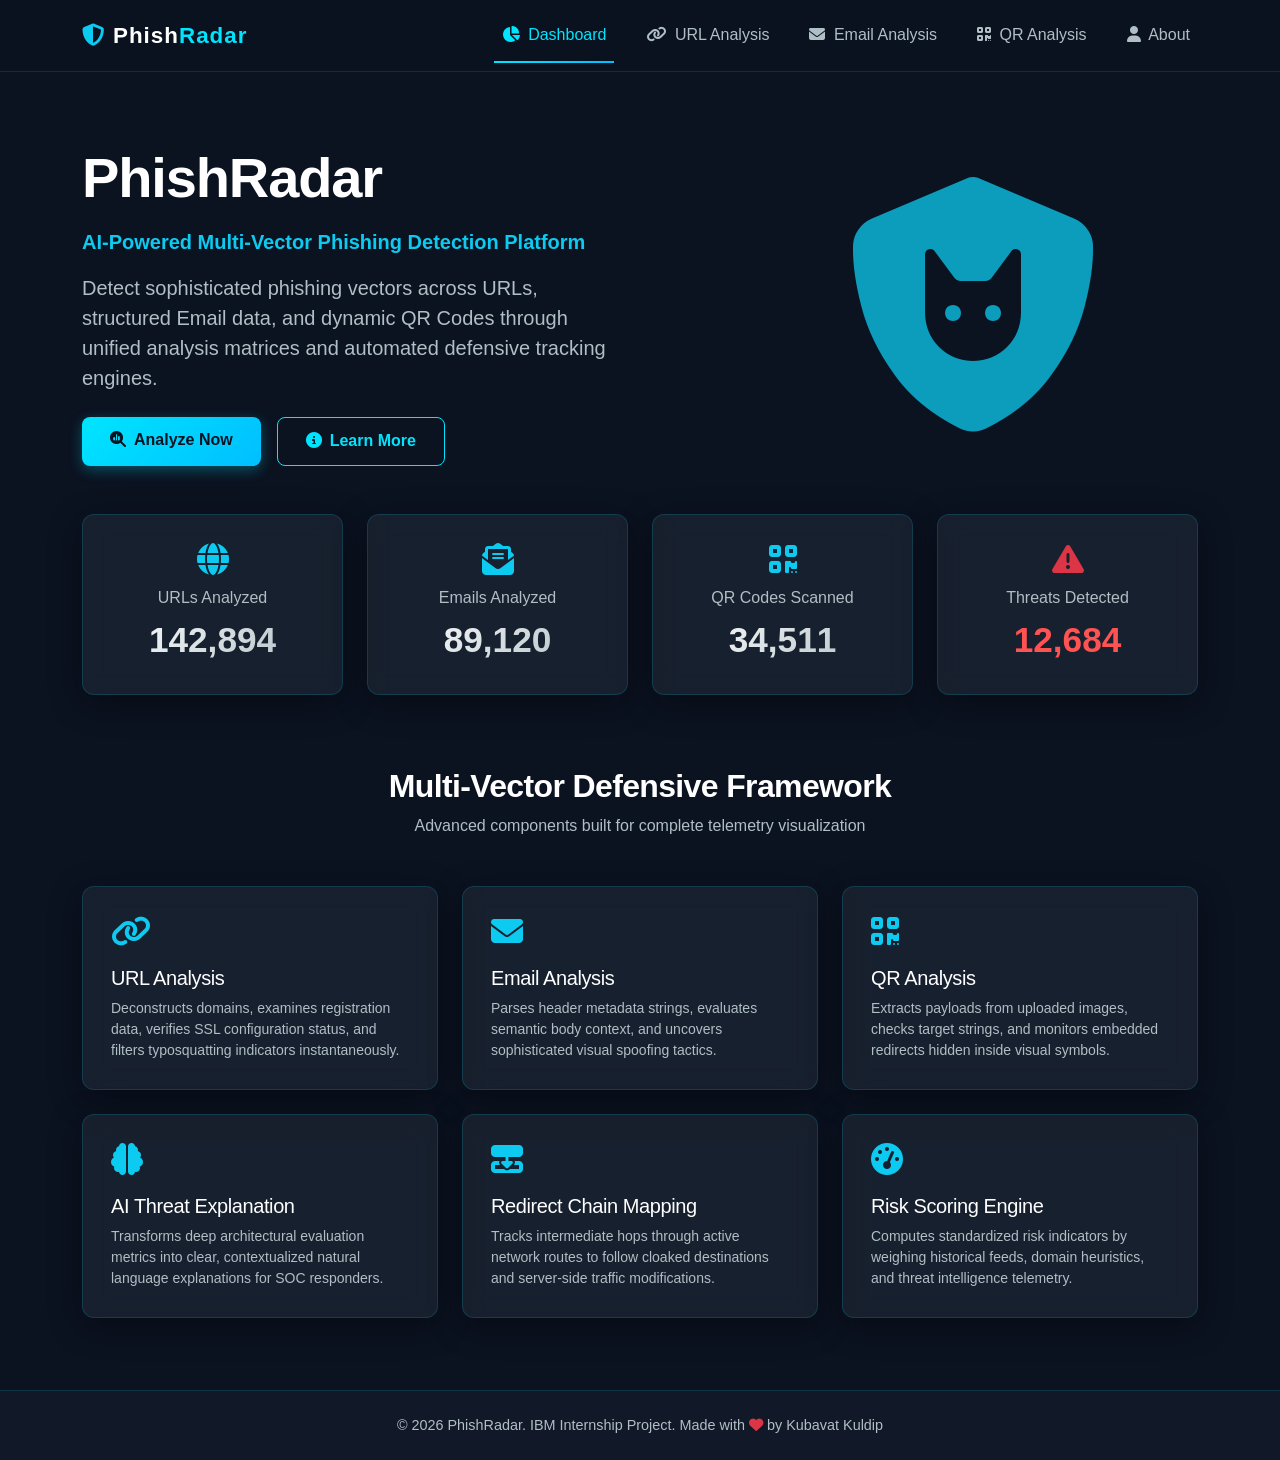
<file: static/index.html>
<!DOCTYPE html>
<html lang="en">
<head>
    <meta charset="UTF-8">
    <meta name="viewport" content="width=device-width, initial-scale=1.0">
    <title>PhishRadar - Threat Intelligence Dashboard</title>
    <link href="https://cdn.jsdelivr.net/npm/bootstrap@5.3.0/dist/css/bootstrap.min.css" rel="stylesheet">
    <link href="https://cdnjs.cloudflare.com/ajax/libs/font-awesome/6.4.0/css/all.min.css" rel="stylesheet">
    <link href="css/style.css" rel="stylesheet">
</head>
<body>

    <nav class="navbar navbar-dark navbar-expand-lg navbar-cyber fixed-top">
        <div class="container-fluid container-xl">
            <a class="navbar-brand navbar-brand-cyber" href="index.html">
                <i class="fa-solid fa-shield-halved text-info me-2"></i>Phish<span>Radar</span>
            </a>
            <button class="navbar-toggler border-secondary text-white" type="button" data-bs-toggle="collapse" data-bs-target="#cyberNavbar" aria-controls="cyberNavbar" aria-expanded="false" aria-label="Toggle navigation">
                <i class="fa-solid fa-bars"></i>
            </button>
            <div class="collapse navbar-collapse" id="cyberNavbar">
                <ul class="navbar-nav ms-auto mb-2 mb-lg-0">
                    <li class="nav-item"><a class="nav-link nav-link-cyber active" href="index.html"><i class="fa-solid fa-chart-pie me-1"></i> Dashboard</a></li>
                    <li class="nav-item"><a class="nav-link nav-link-cyber" href="url-analysis.html"><i class="fa-solid fa-link me-1"></i> URL Analysis</a></li>
                    <li class="nav-item"><a class="nav-link nav-link-cyber" href="email-analysis.html"><i class="fa-solid fa-envelope me-1"></i> Email Analysis</a></li>
                    <li class="nav-item"><a class="nav-link nav-link-cyber" href="qr-analysis.html"><i class="fa-solid fa-qrcode me-1"></i> QR Analysis</a></li>
                    <li class="nav-item"><a class="nav-link nav-link-cyber" href="about.html"><i class="fa-solid fa-user me-1"></i> About</a></li>
                </ul>
            </div>
        </div>
    </nav>

    <main class="container container-xl mt-5 pt-5 flex-grow-1">
        
        <section class="row py-5 align-items-center">
            <div class="col-lg-7 text-center text-lg-start">
                <h1 class="display-4 fw-bold text-white mb-3">PhishRadar</h1>
                <p class="lead text-info fw-semibold mb-3">AI-Powered Multi-Vector Phishing Detection Platform</p>
                <p class="text-muted-custom mb-4 fs-5 col-lg-10 px-0">
                    Detect sophisticated phishing vectors across URLs, structured Email data, and dynamic QR Codes through unified analysis matrices and automated defensive tracking engines.
                </p>
                <div class="d-flex flex-wrap justify-content-center justify-content-lg-start gap-3">
                    <a href="url-analysis.html" class="btn btn-cyber-primary"><i class="fa-solid fa-magnifying-glass-chart me-2"></i>Analyze Now</a>
                    <a href="#features-anchor" class="btn btn-cyber-secondary"><i class="fa-solid fa-circle-info me-2"></i>Learn More</a>
                </div>
            </div>
            <div class="col-lg-5 d-none d-lg-block text-center">
                <i class="fa-solid fa-shield-cat text-info opacity-75" style="font-size: 16rem;"></i>
            </div>
        </section>

        <section class="row g-4 mb-5">
            <div class="col-sm-6 col-xl-3">
                <div class="cyber-card text-center">
                    <div class="text-info mb-2"><i class="fa-solid fa-globe fa-2x"></i></div>
                    <div class="text-muted-custom mb-1 fw-medium">URLs Analyzed</div>
                    <div class="stat-value" id="stat-urls">142,894</div>
                </div>
            </div>
            <div class="col-sm-6 col-xl-3">
                <div class="cyber-card text-center">
                    <div class="text-info mb-2"><i class="fa-solid fa-envelope-open-text fa-2x"></i></div>
                    <div class="text-muted-custom mb-1 fw-medium">Emails Analyzed</div>
                    <div class="stat-value" id="stat-emails">89,120</div>
                </div>
            </div>
            <div class="col-sm-6 col-xl-3">
                <div class="cyber-card text-center">
                    <div class="text-info mb-2"><i class="fa-solid fa-qrcode fa-2x"></i></div>
                    <div class="text-muted-custom mb-1 fw-medium">QR Codes Scanned</div>
                    <div class="stat-value" id="stat-qrs">34,511</div>
                </div>
            </div>
            <div class="col-sm-6 col-xl-3">
                <div class="cyber-card text-center">
                    <div class="text-danger mb-2"><i class="fa-solid fa-triangle-exclamation fa-2x"></i></div>
                    <div class="text-muted-custom mb-1 fw-medium">Threats Detected</div>
                    <div class="stat-value text-danger" id="stat-threats" style="background: none; -webkit-text-fill-color: #FF5252;">12,684</div>
                </div>
            </div>
        </section>

        <section id="features-anchor" class="py-4 mb-5">
            <div class="text-center mb-5">
                <h2 class="h2 fw-bold text-white mb-2">Multi-Vector Defensive Framework</h2>
                <p class="text-muted-custom">Advanced components built for complete telemetry visualization</p>
            </div>
            <div class="row g-4">
                <div class="col-md-6 col-lg-4">
                    <div class="cyber-card h-100">
                        <div class="text-info mb-3"><i class="fa-solid fa-link fa-2x"></i></div>
                        <h3 class="h5 text-white mb-2">URL Analysis</h3>
                        <p class="text-muted-custom small mb-0">Deconstructs domains, examines registration data, verifies SSL configuration status, and filters typosquatting indicators instantaneously.</p>
                    </div>
                </div>
                <div class="col-md-6 col-lg-4">
                    <div class="cyber-card h-100">
                        <div class="text-info mb-3"><i class="fa-solid fa-envelope fa-2x"></i></div>
                        <h3 class="h5 text-white mb-2">Email Analysis</h3>
                        <p class="text-muted-custom small mb-0">Parses header metadata strings, evaluates semantic body context, and uncovers sophisticated visual spoofing tactics.</p>
                    </div>
                </div>
                <div class="col-md-6 col-lg-4">
                    <div class="cyber-card h-100">
                        <div class="text-info mb-3"><i class="fa-solid fa-qrcode fa-2x"></i></div>
                        <h3 class="h5 text-white mb-2">QR Analysis</h3>
                        <p class="text-muted-custom small mb-0">Extracts payloads from uploaded images, checks target strings, and monitors embedded redirects hidden inside visual symbols.</p>
                    </div>
                </div>
                <div class="col-md-6 col-lg-4">
                    <div class="cyber-card h-100">
                        <div class="text-info mb-3"><i class="fa-solid fa-brain fa-2x"></i></div>
                        <h3 class="h5 text-white mb-2">AI Threat Explanation</h3>
                        <p class="text-muted-custom small mb-0">Transforms deep architectural evaluation metrics into clear, contextualized natural language explanations for SOC responders.</p>
                    </div>
                </div>
                <div class="col-md-6 col-lg-4">
                    <div class="cyber-card h-100">
                        <div class="text-info mb-3"><i class="fa-solid fa-diagram-next fa-2x"></i></div>
                        <h3 class="h5 text-white mb-2">Redirect Chain Mapping</h3>
                        <p class="text-muted-custom small mb-0">Tracks intermediate hops through active network routes to follow cloaked destinations and server-side traffic modifications.</p>
                    </div>
                </div>
                <div class="col-md-6 col-lg-4">
                    <div class="cyber-card h-100">
                        <div class="text-info mb-3"><i class="fa-solid fa-gauge-high fa-2x"></i></div>
                        <h3 class="h5 text-white mb-2">Risk Scoring Engine</h3>
                        <p class="text-muted-custom small mb-0">Computes standardized risk indicators by weighing historical feeds, domain heuristics, and threat intelligence telemetry.</p>
                    </div>
                </div>
            </div>
        </section>

    </main>

    <footer>
        <div class="container container-xl text-center">
            <p class="mb-0">&copy; 2026 PhishRadar. IBM Internship Project. Made with <i class="fa-solid fa-heart text-danger"></i> by Kubavat Kuldip</p>
        </div>
    </footer>

    <script src="https://cdn.jsdelivr.net/npm/bootstrap@5.3.0/dist/js/bootstrap.bundle.min.js"></script>
    <script src="js/main.js"></script>
</body>
</html>
</file>
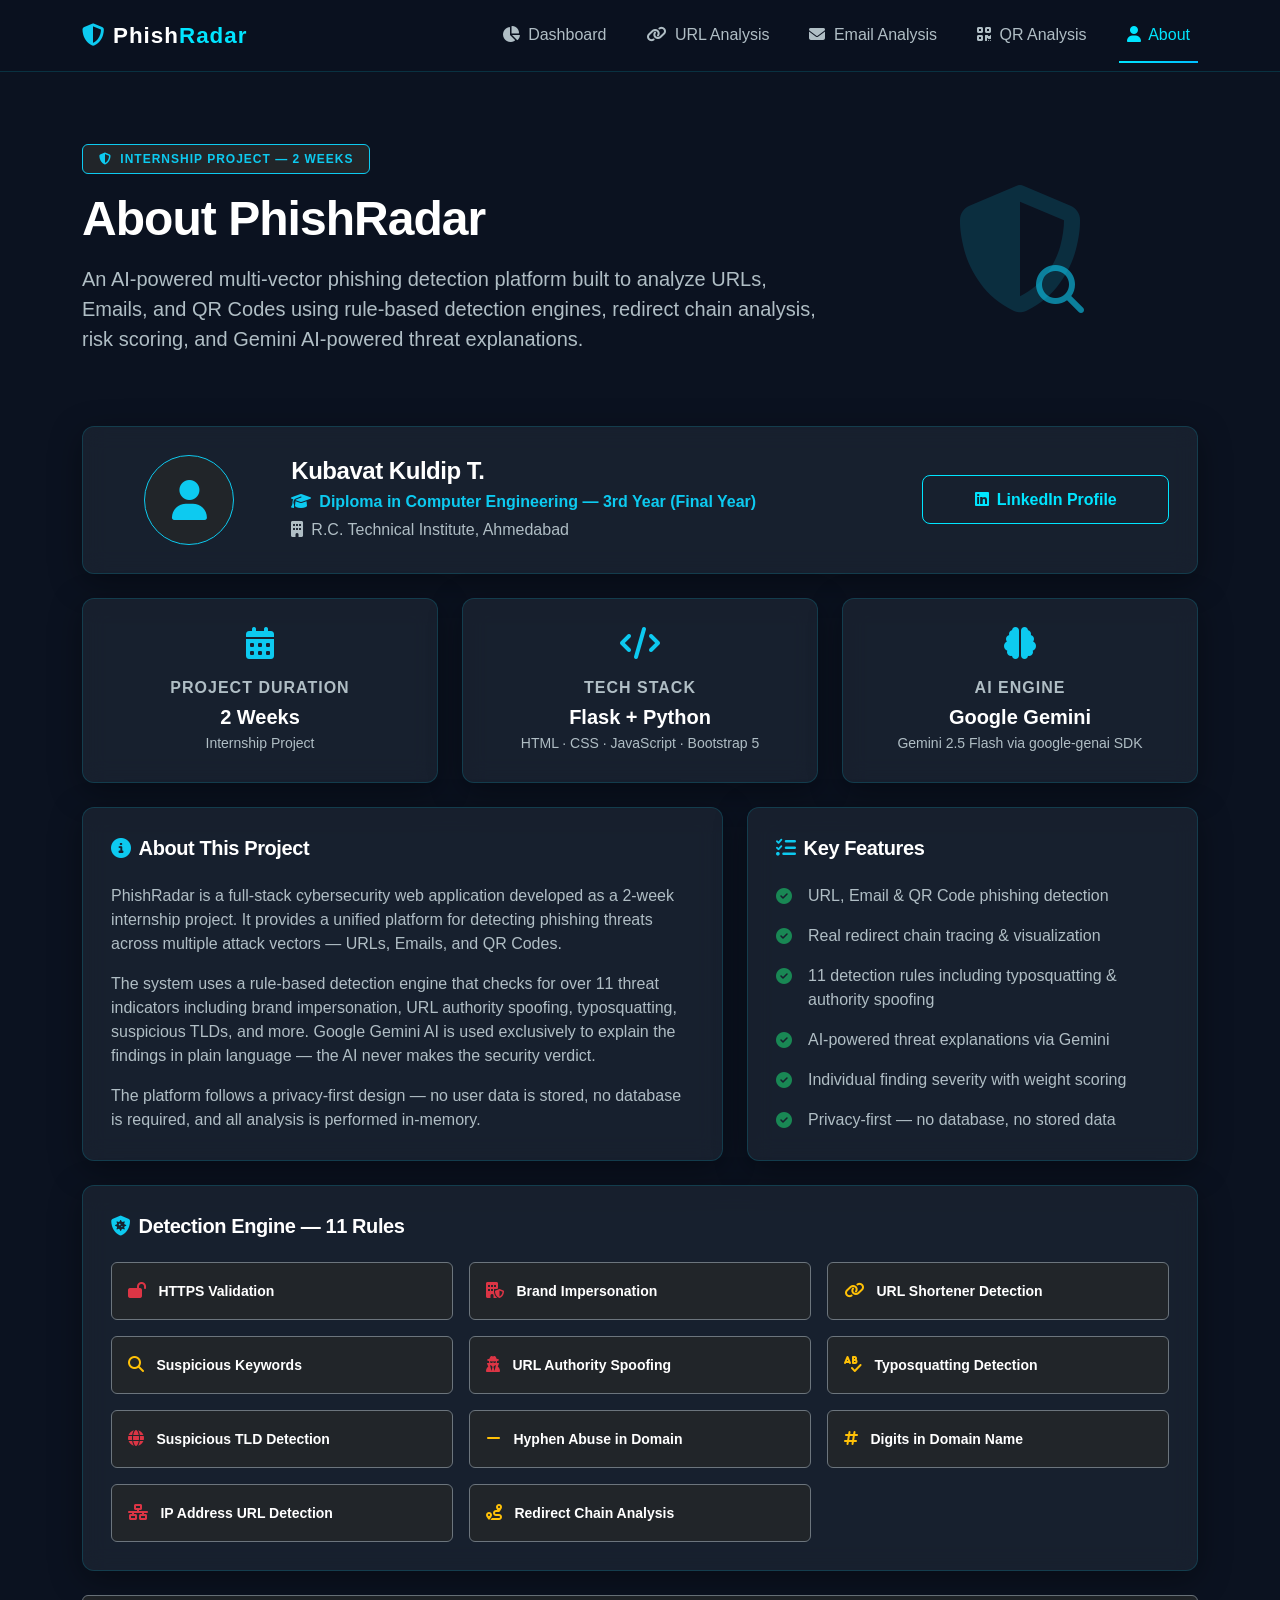
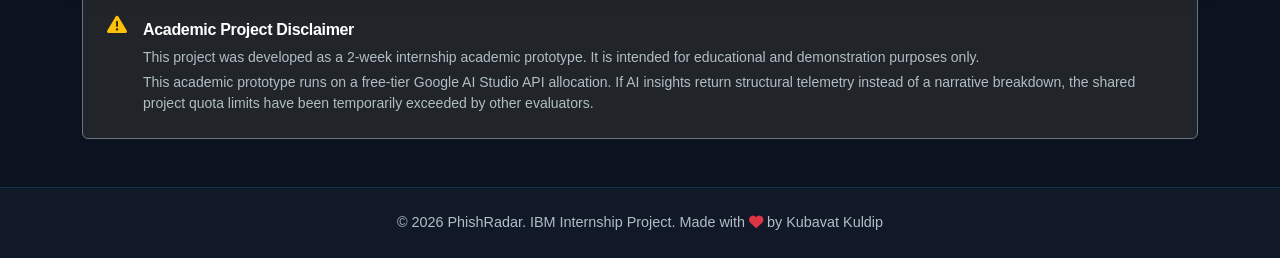
<file: static/about.html>
<!DOCTYPE html>
<html lang="en">
<head>
    <meta charset="UTF-8">
    <meta name="viewport" content="width=device-width, initial-scale=1.0">
    <title>PhishRadar AI - About</title>
    <link href="https://cdn.jsdelivr.net/npm/bootstrap@5.3.0/dist/css/bootstrap.min.css" rel="stylesheet">
    <link href="https://cdnjs.cloudflare.com/ajax/libs/font-awesome/6.4.0/css/all.min.css" rel="stylesheet">
    <link href="css/style.css" rel="stylesheet">
</head>
<body>

    <nav class="navbar navbar-dark navbar-expand-lg navbar-cyber fixed-top">
        <div class="container-fluid container-xl">
            <a class="navbar-brand navbar-brand-cyber" href="index.html">
                <i class="fa-solid fa-shield-halved text-info me-2"></i>Phish<span>Radar</span>
            </a>
            <button class="navbar-toggler border-secondary text-white" type="button" data-bs-toggle="collapse" data-bs-target="#cyberNavbar" aria-controls="cyberNavbar" aria-expanded="false" aria-label="Toggle navigation">
                <i class="fa-solid fa-bars"></i>
            </button>
            <div class="collapse navbar-collapse" id="cyberNavbar">
                <ul class="navbar-nav ms-auto mb-2 mb-lg-0">
                    <li class="nav-item"><a class="nav-link nav-link-cyber" href="index.html"><i class="fa-solid fa-chart-pie me-1"></i> Dashboard</a></li>
                    <li class="nav-item"><a class="nav-link nav-link-cyber" href="url-analysis.html"><i class="fa-solid fa-link me-1"></i> URL Analysis</a></li>
                    <li class="nav-item"><a class="nav-link nav-link-cyber" href="email-analysis.html"><i class="fa-solid fa-envelope me-1"></i> Email Analysis</a></li>
                    <li class="nav-item"><a class="nav-link nav-link-cyber" href="qr-analysis.html"><i class="fa-solid fa-qrcode me-1"></i> QR Analysis</a></li>
                    <li class="nav-item"><a class="nav-link nav-link-cyber active" href="about.html"><i class="fa-solid fa-user me-1"></i> About</a></li>
                </ul>
            </div>
        </div>
    </nav>

    <main class="container container-xl mt-5 pt-5 flex-grow-1 mb-5">

        <!-- Hero Section -->
        <section class="row py-5 align-items-center mb-4">
            <div class="col-lg-8">
                <span class="badge bg-dark border border-info text-info mb-3 px-3 py-2 text-uppercase fw-bold" style="letter-spacing: 1px;">
                    <i class="fa-solid fa-shield-halved me-1"></i> Internship Project — 2 Weeks
                </span>
                <h1 class="display-5 fw-bold text-white mb-3">About PhishRadar</h1>
                <p class="text-muted-custom fs-5 mb-0">
                    An AI-powered multi-vector phishing detection platform built to analyze URLs, Emails, and QR Codes using rule-based detection engines, redirect chain analysis, risk scoring, and Gemini AI-powered threat explanations.
                </p>
            </div>
            <div class="col-lg-4 d-none d-lg-flex justify-content-center align-items-center">
                <div style="position: relative;">
                    <i class="fa-solid fa-shield-halved text-info" style="font-size: 8rem; opacity: 0.15;"></i>
                    <i class="fa-solid fa-magnifying-glass text-info" style="font-size: 3rem; position: absolute; bottom: 0; right: 0; opacity: 0.6;"></i>
                </div>
            </div>
        </section>

        <!-- Developer Card -->
        <section class="row g-4 mb-4">
            <div class="col-12">
                <div class="cyber-card">
                    <div class="row align-items-center g-4">
                        <div class="col-md-2 text-center">
                            <div class="rounded-circle d-inline-flex align-items-center justify-content-center bg-dark border border-info"
                                style="width: 90px; height: 90px;">
                                <i class="fa-solid fa-user text-info" style="font-size: 2.5rem;"></i>
                            </div>
                        </div>
                        <div class="col-md-7">
                            <h2 class="h4 text-white fw-bold mb-1">Kubavat Kuldip T.</h2>
                            <p class="text-info fw-semibold mb-1">
                                <i class="fa-solid fa-graduation-cap me-2"></i>Diploma in Computer Engineering — 3rd Year (Final Year)
                            </p>
                            <p class="text-muted-custom mb-0">
                                <i class="fa-solid fa-building me-2"></i>R.C. Technical Institute, Ahmedabad
                            </p>
                        </div>
                        <div class="col-md-3 text-md-end">
                            <a href="https://www.linkedin.com/in/24-7094kuldeepkubavat" target="_blank" class="btn btn-cyber-secondary w-100">
                                <i class="fa-brands fa-linkedin me-2"></i>LinkedIn Profile
                            </a>
                        </div>
                    </div>
                </div>
            </div>
        </section>

        <!-- Project Info Cards -->
        <section class="row g-4 mb-4">
            <div class="col-md-4">
                <div class="cyber-card h-100 text-center">
                    <div class="text-info mb-3">
                        <i class="fa-solid fa-calendar-days fa-2x"></i>
                    </div>
                    <h3 class="h6 text-muted-custom text-uppercase fw-bold mb-2" style="letter-spacing: 1px;">Project Duration</h3>
                    <p class="text-white fw-bold h5 mb-1">2 Weeks</p>
                    <p class="text-muted-custom small mb-0">Internship Project</p>
                </div>
            </div>
            <div class="col-md-4">
                <div class="cyber-card h-100 text-center">
                    <div class="text-info mb-3">
                        <i class="fa-solid fa-code fa-2x"></i>
                    </div>
                    <h3 class="h6 text-muted-custom text-uppercase fw-bold mb-2" style="letter-spacing: 1px;">Tech Stack</h3>
                    <p class="text-white fw-bold h5 mb-1">Flask + Python</p>
                    <p class="text-muted-custom small mb-0">HTML · CSS · JavaScript · Bootstrap 5</p>
                </div>
            </div>
            <div class="col-md-4">
                <div class="cyber-card h-100 text-center">
                    <div class="text-info mb-3">
                        <i class="fa-solid fa-brain fa-2x"></i>
                    </div>
                    <h3 class="h6 text-muted-custom text-uppercase fw-bold mb-2" style="letter-spacing: 1px;">AI Engine</h3>
                    <p class="text-white fw-bold h5 mb-1">Google Gemini</p>
                    <p class="text-muted-custom small mb-0">Gemini 2.5 Flash via google-genai SDK</p>
                </div>
            </div>
        </section>

        <!-- Project Description + Key Features -->
        <section class="row g-4 mb-4">
            <div class="col-lg-7">
                <div class="cyber-card h-100">
                    <h3 class="h5 text-white fw-bold mb-4">
                        <i class="fa-solid fa-circle-info text-info me-2"></i>About This Project
                    </h3>
                    <p class="text-muted-custom mb-3">
                        PhishRadar is a full-stack cybersecurity web application developed as a 2-week internship project. It provides a unified platform for detecting phishing threats across multiple attack vectors — URLs, Emails, and QR Codes.
                    </p>
                    <p class="text-muted-custom mb-3">
                        The system uses a rule-based detection engine that checks for over 11 threat indicators including brand impersonation, URL authority spoofing, typosquatting, suspicious TLDs, and more. Google Gemini AI is used exclusively to explain the findings in plain language — the AI never makes the security verdict.
                    </p>
                    <p class="text-muted-custom mb-0">
                        The platform follows a privacy-first design — no user data is stored, no database is required, and all analysis is performed in-memory.
                    </p>
                </div>
            </div>
            <div class="col-lg-5">
                <div class="cyber-card h-100">
                    <h3 class="h5 text-white fw-bold mb-4">
                        <i class="fa-solid fa-list-check text-info me-2"></i>Key Features
                    </h3>
                    <ul class="list-unstyled mb-0">
                        <li class="d-flex align-items-start mb-3">
                            <i class="fa-solid fa-circle-check text-success me-3 mt-1"></i>
                            <span class="text-muted-custom">URL, Email & QR Code phishing detection</span>
                        </li>
                        <li class="d-flex align-items-start mb-3">
                            <i class="fa-solid fa-circle-check text-success me-3 mt-1"></i>
                            <span class="text-muted-custom">Real redirect chain tracing & visualization</span>
                        </li>
                        <li class="d-flex align-items-start mb-3">
                            <i class="fa-solid fa-circle-check text-success me-3 mt-1"></i>
                            <span class="text-muted-custom">11 detection rules including typosquatting & authority spoofing</span>
                        </li>
                        <li class="d-flex align-items-start mb-3">
                            <i class="fa-solid fa-circle-check text-success me-3 mt-1"></i>
                            <span class="text-muted-custom">AI-powered threat explanations via Gemini</span>
                        </li>
                        <li class="d-flex align-items-start mb-3">
                            <i class="fa-solid fa-circle-check text-success me-3 mt-1"></i>
                            <span class="text-muted-custom">Individual finding severity with weight scoring</span>
                        </li>
                        <li class="d-flex align-items-start mb-0">
                            <i class="fa-solid fa-circle-check text-success me-3 mt-1"></i>
                            <span class="text-muted-custom">Privacy-first — no database, no stored data</span>
                        </li>
                    </ul>
                </div>
            </div>
        </section>

        <!-- Detection Rules -->
        <section class="row g-4 mb-4">
            <div class="col-12">
                <div class="cyber-card">
                    <h3 class="h5 text-white fw-bold mb-4">
                        <i class="fa-solid fa-shield-virus text-info me-2"></i>Detection Engine — 11 Rules
                    </h3>
                    <div class="row g-3">
                        <div class="col-md-4">
                            <div class="p-3 rounded bg-dark border border-secondary">
                                <i class="fa-solid fa-lock-open text-danger me-2"></i>
                                <span class="text-white small fw-semibold">HTTPS Validation</span>
                            </div>
                        </div>
                        <div class="col-md-4">
                            <div class="p-3 rounded bg-dark border border-secondary">
                                <i class="fa-solid fa-building-shield text-danger me-2"></i>
                                <span class="text-white small fw-semibold">Brand Impersonation</span>
                            </div>
                        </div>
                        <div class="col-md-4">
                            <div class="p-3 rounded bg-dark border border-secondary">
                                <i class="fa-solid fa-link text-warning me-2"></i>
                                <span class="text-white small fw-semibold">URL Shortener Detection</span>
                            </div>
                        </div>
                        <div class="col-md-4">
                            <div class="p-3 rounded bg-dark border border-secondary">
                                <i class="fa-solid fa-magnifying-glass text-warning me-2"></i>
                                <span class="text-white small fw-semibold">Suspicious Keywords</span>
                            </div>
                        </div>
                        <div class="col-md-4">
                            <div class="p-3 rounded bg-dark border border-secondary">
                                <i class="fa-solid fa-user-secret text-danger me-2"></i>
                                <span class="text-white small fw-semibold">URL Authority Spoofing</span>
                            </div>
                        </div>
                        <div class="col-md-4">
                            <div class="p-3 rounded bg-dark border border-secondary">
                                <i class="fa-solid fa-spell-check text-warning me-2"></i>
                                <span class="text-white small fw-semibold">Typosquatting Detection</span>
                            </div>
                        </div>
                        <div class="col-md-4">
                            <div class="p-3 rounded bg-dark border border-secondary">
                                <i class="fa-solid fa-globe text-danger me-2"></i>
                                <span class="text-white small fw-semibold">Suspicious TLD Detection</span>
                            </div>
                        </div>
                        <div class="col-md-4">
                            <div class="p-3 rounded bg-dark border border-secondary">
                                <i class="fa-solid fa-minus text-warning me-2"></i>
                                <span class="text-white small fw-semibold">Hyphen Abuse in Domain</span>
                            </div>
                        </div>
                        <div class="col-md-4">
                            <div class="p-3 rounded bg-dark border border-secondary">
                                <i class="fa-solid fa-hashtag text-warning me-2"></i>
                                <span class="text-white small fw-semibold">Digits in Domain Name</span>
                            </div>
                        </div>
                        <div class="col-md-4">
                            <div class="p-3 rounded bg-dark border border-secondary">
                                <i class="fa-solid fa-network-wired text-danger me-2"></i>
                                <span class="text-white small fw-semibold">IP Address URL Detection</span>
                            </div>
                        </div>
                        <div class="col-md-4">
                            <div class="p-3 rounded bg-dark border border-secondary">
                                <i class="fa-solid fa-route text-warning me-2"></i>
                                <span class="text-white small fw-semibold">Redirect Chain Analysis</span>
                            </div>
                        </div>
                    </div>
                </div>
            </div>
        </section>

        <!-- Disclaimer -->
        <section class="row g-4">
            <div class="col-12">
                <div class="p-4 rounded bg-dark border border-secondary">
                    <div class="d-flex align-items-start gap-3">
                        <i class="fa-solid fa-triangle-exclamation text-warning fa-lg mt-1"></i>
                        <div>
                            <h4 class="h6 text-white fw-bold mb-2">Academic Project Disclaimer</h4>
                            <p class="text-muted-custom small mb-1">
                                This project was developed as a 2-week internship academic prototype. It is intended for educational and demonstration purposes only.
                            </p>
                            <p class="text-muted-custom small mb-0">
                                This academic prototype runs on a free-tier Google AI Studio API allocation. If AI insights return structural telemetry instead of a narrative breakdown, the shared project quota limits have been temporarily exceeded by other evaluators.
                            </p>
                        </div>
                    </div>
                </div>
            </div>
        </section>

    </main>

    <footer>
        <div class="container container-xl text-center">
            <p class="mb-0">&copy; 2026 PhishRadar. IBM Internship Project. Made with <i class="fa-solid fa-heart text-danger"></i> by Kubavat Kuldip</p>
        </div>
    </footer>

    <script src="https://cdn.jsdelivr.net/npm/bootstrap@5.3.0/dist/js/bootstrap.bundle.min.js"></script>
    <script src="js/main.js"></script>
</body>
</html>
</file>
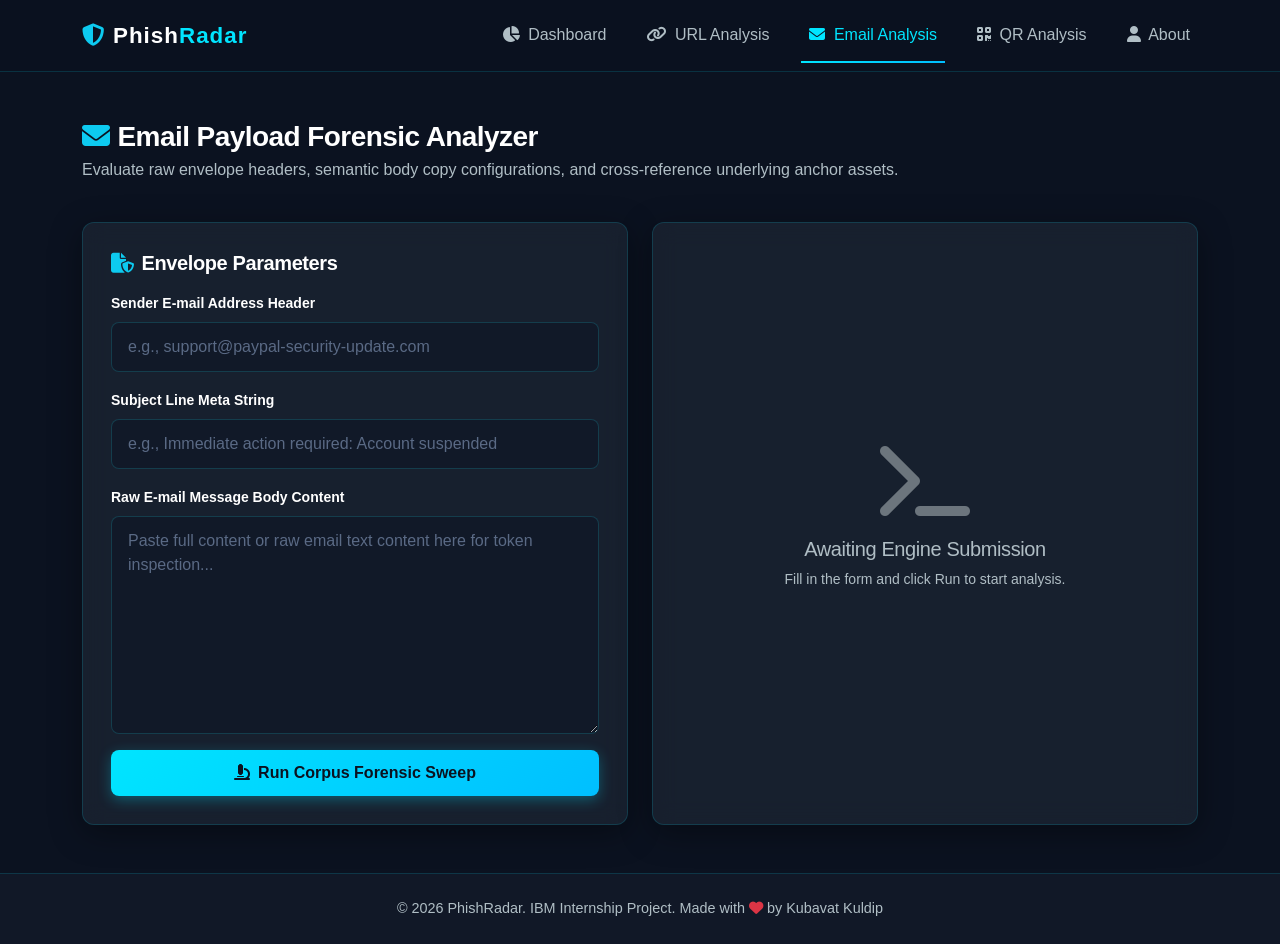
<file: static/email-analysis.html>
<!DOCTYPE html>
<html lang="en">
<head>
    <meta charset="UTF-8">
    <meta name="viewport" content="width=device-width, initial-scale=1.0">
    <title>PhishRadar - Email Payload Forensic Analyzer</title>
    <link href="https://cdn.jsdelivr.net/npm/bootstrap@5.3.0/dist/css/bootstrap.min.css" rel="stylesheet">
    <link href="https://cdnjs.cloudflare.com/ajax/libs/font-awesome/6.4.0/css/all.min.css" rel="stylesheet">
    <link href="css/style.css" rel="stylesheet">
</head>
<body>

    <nav class="navbar navbar-dark navbar-expand-lg navbar-cyber fixed-top">
        <div class="container-fluid container-xl">
            <a class="navbar-brand navbar-brand-cyber" href="index.html">
                <i class="fa-solid fa-shield-halved text-info me-2"></i>Phish<span>Radar</span>
            </a>
            <button class="navbar-toggler border-secondary text-white" type="button" data-bs-toggle="collapse" data-bs-target="#cyberNavbar" aria-controls="cyberNavbar" aria-expanded="false" aria-label="Toggle navigation">
                <i class="fa-solid fa-bars"></i>
            </button>
            <div class="collapse navbar-collapse" id="cyberNavbar">
                <ul class="navbar-nav ms-auto mb-2 mb-lg-0">
                    <li class="nav-item"><a class="nav-link nav-link-cyber" href="index.html"><i class="fa-solid fa-chart-pie me-1"></i> Dashboard</a></li>
                    <li class="nav-item"><a class="nav-link nav-link-cyber" href="url-analysis.html"><i class="fa-solid fa-link me-1"></i> URL Analysis</a></li>
                    <li class="nav-item"><a class="nav-link nav-link-cyber active" href="email-analysis.html"><i class="fa-solid fa-envelope me-1"></i> Email Analysis</a></li>
                    <li class="nav-item"><a class="nav-link nav-link-cyber" href="qr-analysis.html"><i class="fa-solid fa-qrcode me-1"></i> QR Analysis</a></li>
                    <li class="nav-item"><a class="nav-link nav-link-cyber" href="about.html"><i class="fa-solid fa-user me-1"></i> About</a></li>
                </ul>
            </div>
        </div>
    </nav>

    <main class="container container-xl mt-5 pt-5 flex-grow-1">
        <div class="row my-4">
            <div class="col-12">
                <h1 class="h3 fw-bold text-white mb-1"><i class="fa-solid fa-envelope text-info me-2"></i>Email Payload Forensic Analyzer</h1>
                <p class="text-muted-custom">Evaluate raw envelope headers, semantic body copy configurations, and cross-reference underlying anchor assets.</p>
            </div>
        </div>

        <div class="row g-4 mb-5">
            <div class="col-lg-6">
                <div class="cyber-card h-100">
                    <h2 class="h5 text-white mb-3 fw-bold"><i class="fa-solid fa-file-shield text-info me-2"></i>Envelope Parameters</h2>
                    <form id="emailForensicForm" onsubmit="executeEmailForensics(event)">
                        <div class="mb-3">
                            <label for="senderInput" class="form-label text-white small fw-semibold">Sender E-mail Address Header</label>
                            <input type="text" id="senderInput" class="form-control cyber-input" placeholder="e.g., support@paypal-security-update.com" required>
                        </div>
                        <div class="mb-3">
                            <label for="subjectInput" class="form-label text-white small fw-semibold">Subject Line Meta String</label>
                            <input type="text" id="subjectInput" class="form-control cyber-input" placeholder="e.g., Immediate action required: Account suspended" required>
                        </div>
                        <div class="mb-3">
                            <label for="bodyInput" class="form-label text-white small fw-semibold">Raw E-mail Message Body Content</label>
                            <textarea id="bodyInput" class="form-control cyber-input" rows="8" placeholder="Paste full content or raw email text content here for token inspection..." required></textarea>
                        </div>
                        <div class="d-flex justify-content-end">
                            <button type="submit" class="btn btn-cyber-primary w-100" id="emailSubmitBtn">
                                <i class="fa-solid fa-microscope me-2"></i>Run Corpus Forensic Sweep
                            </button>
                        </div>
                        <div id="emailErrorContainer"></div>
                    </form>
                </div>
            </div>
            <div class="col-lg-6">
            
                <!-- Placeholder -->
                <div class="cyber-card h-100 d-flex flex-column align-items-center justify-content-center text-center py-5" id="emailStaticPlaceholder" style="min-height: 300px;">
                    <i class="fa-solid fa-terminal text-secondary opacity-20 mb-3" style="font-size: 5rem;"></i>
                    <h3 class="h5 text-muted-custom">Awaiting Engine Submission</h3>
                    <p class="text-muted-custom small col-9">Fill in the form and click Run to start analysis.</p>
                </div>
            
                <!-- Loader -->
                <div class="cyber-card h-100 d-none flex-column align-items-center justify-content-center text-center py-5" id="emailProcessingLoader">
                    <div class="spinner-border analysis-spinner mb-3" role="status"></div>
                    <h3 class="h5 text-info">Analyzing Email...</h3>
                    <p class="text-muted-custom small">Running forensic sweep on all parameters</p>
                </div>
            
                <!-- Results -->
                <div class="cyber-card d-none" id="emailAnalysisInteractiveView" style="min-height: 300px;">
                
                    <!-- Header -->
                    <div class="d-flex justify-content-between align-items-center mb-3 pb-2 border-bottom border-secondary" style="min-height: 300px;">
                        <h3 class="h5 text-white mb-0 fw-bold">
                            <i class="fa-solid fa-poll text-info me-2"></i>Analysis Results
                        </h3>
                        <button class="btn btn-sm btn-cyber-primary" onclick="routeToGlobalDashboard('email')">
                            Full Report
                        </button>
                    </div>
                
                    <!-- Score Row -->
                    <div class="row g-2 mb-3">
                        <div class="col-6">
                            <div class="p-3 rounded bg-dark border border-secondary text-center">
                                <span class="d-block small text-muted-custom mb-1">Risk Score</span>
                                <span class="h4 fw-bold d-block mb-0" id="renderedEmailScore">--</span>
                            </div>
                        </div>
                        <div class="col-6">
                            <div class="p-3 rounded bg-dark border border-secondary text-center">
                                <span class="d-block small text-muted-custom mb-1">Threat Level</span>
                                <span class="h5 fw-bold d-block mb-0" id="renderedEmailLabel">--</span>
                            </div>
                        </div>
                    </div>
                
                    <!-- Threat Indicators -->
                    <div class="mb-3">
                        <p class="text-white small fw-semibold mb-2">
                            <i class="fa-solid fa-triangle-exclamation text-warning me-1"></i>Threat Indicators
                        </p>
                        <div class="d-flex flex-wrap gap-2" id="emailIndicatorsContainer">
                            <span class="text-muted-custom small">Awaiting analysis...</span>
                        </div>
                    </div>
                
                    <!-- Sender Domain -->
                    <div class="mb-3">
                        <p class="text-white small fw-semibold mb-2">
                            <i class="fa-solid fa-at text-info me-1"></i>Sender Domain Analysis
                        </p>
                        <div class="p-2 rounded bg-dark border border-secondary small" id="senderDomainAnalysisNode">
                            <span class="text-muted-custom">--</span>
                        </div>
                    </div>
                
                    <!-- Extracted URLs -->
                    <div class="mb-3">
                        <p class="text-white small fw-semibold mb-2">
                            <i class="fa-solid fa-link text-info me-1"></i>Extracted URLs
                        </p>
                        <div class="p-2 rounded bg-dark border border-secondary text-info small" id="extractedEmailLinkNode">
                            None found
                        </div>
                    </div>
                
                    <!-- AI Explanation -->
                    <div>
                        <p class="text-white small fw-semibold mb-2">
                            <i class="fa-solid fa-brain text-info me-1"></i>AI Threat Explanation
                        </p>
                        <div class="p-3 rounded bg-dark border border-secondary text-muted-custom small" id="emailAiExplanationContainer" style="max-height: 150px; overflow-y: auto;">
                            Awaiting analysis...
                        </div>
                    </div>
                
                </div>
            </div>
        </div>
    </main>

    <footer>
        <div class="container container-xl text-center">
            <p class="mb-0">&copy; 2026 PhishRadar. IBM Internship Project. Made with <i class="fa-solid fa-heart text-danger"></i> by Kubavat Kuldip</p>
        </div>
    </footer>

    <script src="https://cdn.jsdelivr.net/npm/bootstrap@5.3.0/dist/js/bootstrap.bundle.min.js"></script>
    <script src="js/main.js"></script>
    <script src="js/email-analysis.js"></script>
</body>
</html>
</file>
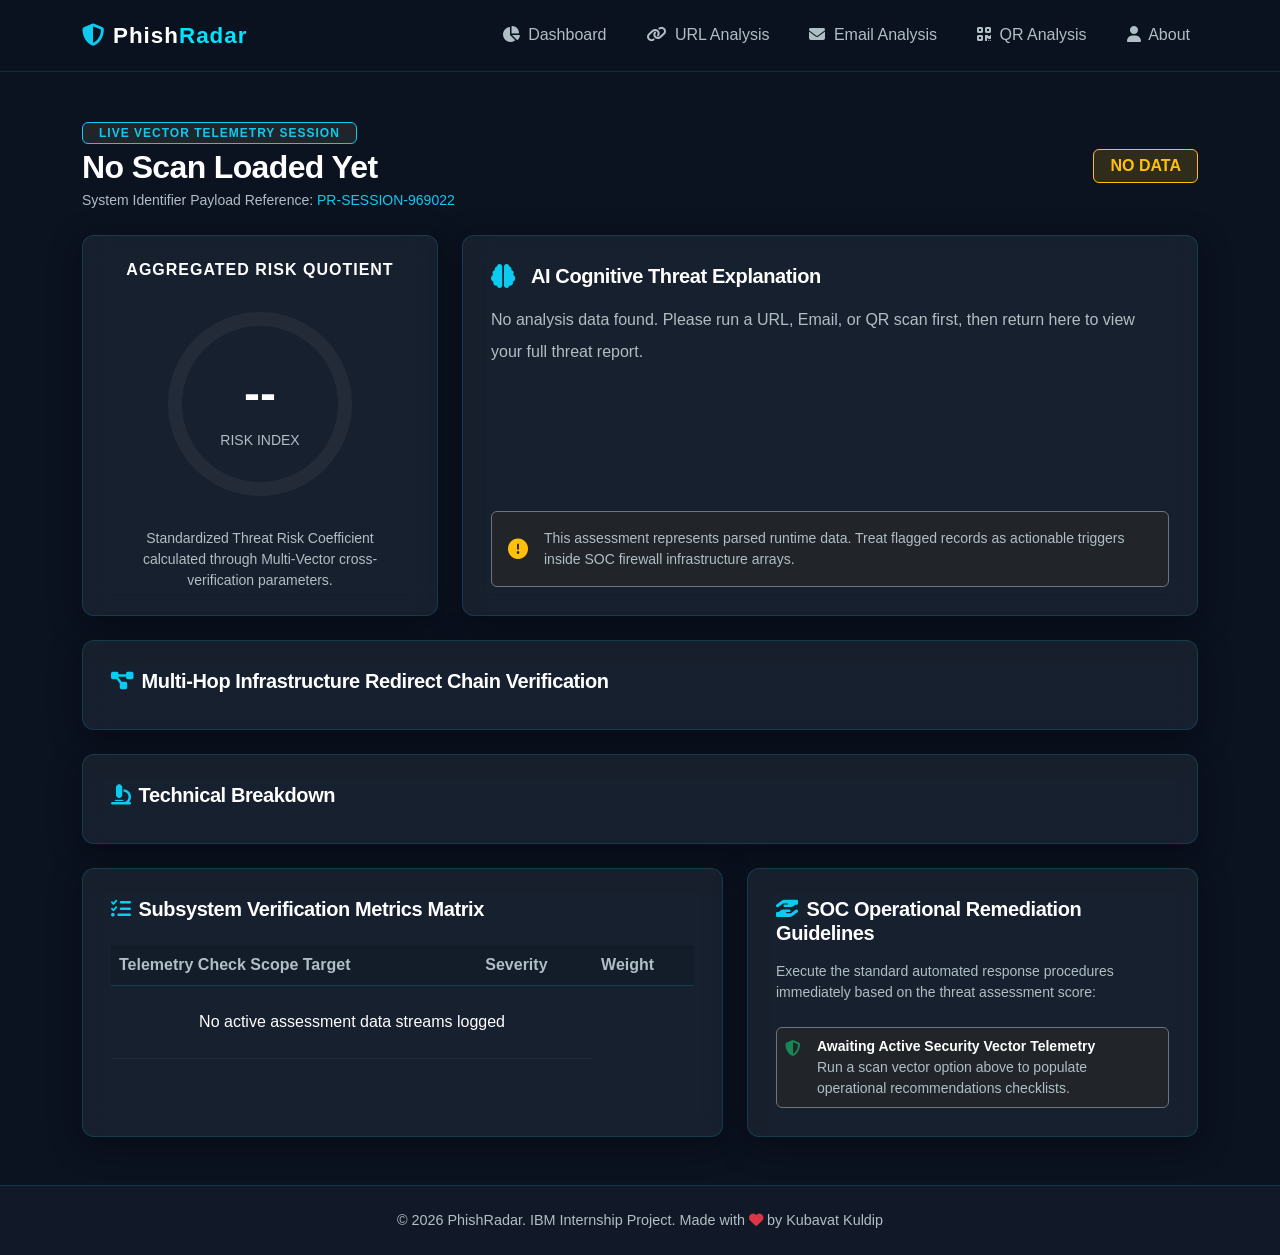
<file: static/results.html>
<!DOCTYPE html>
<html lang="en">
<head>
    <meta charset="UTF-8">
    <meta name="viewport" content="width=device-width, initial-scale=1.0">
    <title>PhishRadar- Security Operations Intelligence Center</title>
    <link href="https://cdn.jsdelivr.net/npm/bootstrap@5.3.0/dist/css/bootstrap.min.css" rel="stylesheet">
    <link href="https://cdnjs.cloudflare.com/ajax/libs/font-awesome/6.4.0/css/all.min.css" rel="stylesheet">
    <link href="css/style.css" rel="stylesheet">
</head>
<body>

    <nav class="navbar navbar-dark navbar-expand-lg navbar-cyber fixed-top">
        <div class="container-fluid container-xl">
            <a class="navbar-brand navbar-brand-cyber" href="index.html">
                <i class="fa-solid fa-shield-halved text-info me-2"></i>Phish<span>Radar</span>
            </a>
            <button class="navbar-toggler border-secondary text-white" type="button" data-bs-toggle="collapse" data-bs-target="#cyberNavbar" aria-controls="cyberNavbar" aria-expanded="false" aria-label="Toggle navigation">
                <i class="fa-solid fa-bars"></i>
            </button>
            <div class="collapse navbar-collapse" id="cyberNavbar">
                <ul class="navbar-nav ms-auto mb-2 mb-lg-0">
                    <li class="nav-item"><a class="nav-link nav-link-cyber" href="index.html"><i class="fa-solid fa-chart-pie me-1"></i> Dashboard</a></li>
                    <li class="nav-item"><a class="nav-link nav-link-cyber" href="url-analysis.html"><i class="fa-solid fa-link me-1"></i> URL Analysis</a></li>
                    <li class="nav-item"><a class="nav-link nav-link-cyber" href="email-analysis.html"><i class="fa-solid fa-envelope me-1"></i> Email Analysis</a></li>
                    <li class="nav-item"><a class="nav-link nav-link-cyber" href="qr-analysis.html"><i class="fa-solid fa-qrcode me-1"></i> QR Analysis</a></li>
                    <li class="nav-item"><a class="nav-link nav-link-cyber" href="about.html"><i class="fa-solid fa-user me-1"></i> About</a></li>
                </ul>
            </div>
        </div>
    </nav>

    <main class="container container-xl mt-5 pt-5 flex-grow-1 mb-5">
        
        <div class="row my-4 align-items-center">
            <div class="col-md-8">
                <span class="badge bg-dark border border-info text-info mb-1 px-3 py-1 text-uppercase fw-bold" id="dashboardVectorLabelField" style="letter-spacing: 1px;">Live Vector Telemetry Session</span>
                <h1 class="h2 fw-bold text-white mb-1" id="dashboardTargetLabelTitle">No Asset Session Loaded</h1>
                <p class="text-muted-custom small mb-0">System Identifier Payload Reference: <span class="text-info" id="randomSessionHashString">CS-SESSION-UNKNOWN</span></p>
            </div>
            <div class="col-md-4 text-md-end mt-3 mt-md-0">
                <span class="badge px-3 py-2 fs-6 fw-bold text-uppercase" id="dashboardThreatLevelClassificationBadge">Awaiting Data</span>
            </div>
        </div>

        <div class="row g-4 mb-4">
            <div class="col-md-5 col-xl-4">
                <div class="cyber-card text-center d-flex flex-column justify-content-center align-items-center h-100 py-4">
                    <h3 class="h6 text-white text-uppercase fw-bold mb-4" style="letter-spacing: 1px;">Aggregated Risk Quotient</h3>
                    
                    <div class="risk-gauge-container mb-3">
                        <svg width="200" height="200" class="risk-svg">
                            <circle class="risk-circle-bg" cx="100" cy="100" r="85"></circle>
                            <circle class="risk-circle-value" id="dashboardRiskCircleFillGauge" cx="100" cy="100" r="85" stroke-dasharray="534" stroke-dashoffset="534"></circle>
                        </svg>
                        <div class="risk-text-center">
                            <span class="risk-score-num text-white" id="dashboardRiskTextScoreOutput">0</span>
                            <span class="d-block text-muted-custom small fw-medium">RISK INDEX</span>
                        </div>
                    </div>

                    <p class="text-muted-custom small col-10 mx-auto mt-2 mb-0">Standardized Threat Risk Coefficient calculated through Multi-Vector cross-verification parameters.</p>
                </div>
            </div>

            <div class="col-md-7 col-xl-8">
                <div class="cyber-card h-100 d-flex flex-column justify-content-between">
                    <div>
                        <div class="d-flex align-items-center mb-3">
                            <i class="fa-solid fa-brain text-info fa-xl me-3"></i>
                            <h3 class="h5 text-white fw-bold mb-0">AI Cognitive Threat Explanation</h3>
                        </div>
                        <p class="text-muted-custom lh-lg" id="dashboardAiTextExplanationBlock">
                            No telemetry analysis data is currently loaded in this viewing section. Run an analysis scan via the URL, Email, or QR Code vector pages to generate dynamic threat assessment logs here.
                        </p>
                    </div>
                    <div class="p-3 rounded bg-dark border border-secondary d-flex align-items-center mt-3">
                        <i class="fa-solid fa-circle-exclamation text-warning fa-lg me-3"></i>
                        <span class="text-muted-custom small">This assessment represents parsed runtime data. Treat flagged records as actionable triggers inside SOC firewall infrastructure arrays.</span>
                    </div>
                </div>
            </div>
        </div>

        <!-- Email Domain Analysis Card - only shows for email scans -->
        <div class="row g-4 mb-4 d-none" id="emailDomainAnalysisCard">
            <div class="col-12">
                <div class="cyber-card">
                    <h3 class="h5 text-white fw-bold mb-3">
                        <i class="fa-solid fa-at text-info me-2"></i>Sender Domain Threat Analysis
                    </h3>
                    <div class="row g-3">
                        <div class="col-md-4">
                            <div class="p-3 rounded bg-dark border border-secondary h-100">
                                <span class="d-block text-muted-custom small mb-1">Sender Address</span>
                                <span class="text-info fw-semibold" id="domainSenderAddress">--</span>
                            </div>
                        </div>
                        <div class="col-md-4">
                            <div class="p-3 rounded bg-dark border border-secondary h-100">
                                <span class="d-block text-muted-custom small mb-1">Sender Domain</span>
                                <span class="text-info fw-semibold" id="domainSenderDomain">--</span>
                            </div>
                        </div>
                        <div class="col-md-4">
                            <div class="p-3 rounded bg-dark border border-secondary h-100">
                                <span class="d-block text-muted-custom small mb-1">Domain Verdict</span>
                                <span class="fw-bold" id="domainVerdict">--</span>
                            </div>
                        </div>
                    </div>
                    <div class="mt-3 p-3 rounded bg-dark border border-secondary">
                        <span class="d-block text-white small fw-semibold mb-1">
                            <i class="fa-solid fa-circle-info text-info me-1"></i>Why This Domain is Suspicious
                        </span>
                        <p class="text-muted-custom small mb-0" id="domainWhySuspicious">--</p>
                    </div>
                </div>
            </div>
        </div>

        <div class="row g-4 mb-4">
            <div class="col-12">
                <div class="cyber-card">
                    <h3 class="h5 text-white fw-bold mb-4"><i class="fa-solid fa-diagram-project text-info me-2"></i>Multi-Hop Infrastructure Redirect Chain Verification</h3>
                    <div class="row row-cols-1 row-cols-lg-4 g-3 align-items-center text-center" id="dashboardRoutingChainRowContainer"></div>
                </div>
            </div>
        </div>

        <!-- Technical Breakdown Card -->
        <div class="row g-4 mb-4" id="technicalBreakdownCard">
            <div class="col-12">
                <div class="cyber-card">
                    <h3 class="h5 text-white fw-bold mb-4">
                        <i class="fa-solid fa-microscope text-info me-2"></i>Technical Breakdown
                    </h3>
                    <div class="row g-3" id="technicalBreakdownGrid">
                        <!-- Populated by dashboard.js -->
                    </div>
                </div>
            </div>
        </div>

        <div class="row g-4">
            <div class="col-lg-7">
                <div class="cyber-card h-100">
                    <h3 class="h5 text-white fw-bold mb-4"><i class="fa-solid fa-list-check text-info me-2"></i>Subsystem Verification Metrics Matrix</h3>
                    <div class="table-responsive">
                        <table class="table table-cyber align-middle" style="background-color: transparent;">
                            <thead>
                                <tr>
                                    <th>Telemetry Check Scope Target</th>
                                    <th>Severity</th>
                                    <th>Weight</th>
                                </tr>
                            </thead>
                            <tbody id="dashboardMetricsMatrixTableContent">
                                <tr>
                                    <td colspan="2" class="text-muted-custom text-center py-4">No active assessment data streams logged</td>
                                </tr>
                            </tbody>
                        </table>
                    </div>
                </div>
            </div>

            <div class="col-lg-5">
                <div class="cyber-card h-100">
                    <h3 class="h5 text-white fw-bold mb-3"><i class="fa-solid fa-hand-holding-hand text-info me-2"></i>SOC Operational Remediation Guidelines</h3>
                    <p class="text-muted-custom small mb-4">Execute the standard automated response procedures immediately based on the threat assessment score:</p>
                    
                    <div class="d-flex flex-column gap-3" id="dashboardRemediationStepsHolder">
                        <div class="d-flex align-items-start p-2 rounded bg-dark border border-secondary">
                            <i class="fa-solid fa-shield-halved text-success me-3 mt-1"></i>
                            <div>
                                <span class="text-white fw-semibold d-block small">Awaiting Active Security Vector Telemetry</span>
                                <span class="text-muted-custom extra-small d-block small">Run a scan vector option above to populate operational recommendations checklists.</span>
                            </div>
                        </div>
                    </div>
                </div>
            </div>
        </div>

    </main>

    <footer>
        <div class="container container-xl text-center">
            <p class="mb-0">&copy; 2026 PhishRadar. IBM Internship Project. Made with <i class="fa-solid fa-heart text-danger"></i> by Kubavat Kuldip</p>
        </div>
    </footer>

    <script src="https://cdn.jsdelivr.net/npm/bootstrap@5.3.0/dist/js/bootstrap.bundle.min.js"></script>
    <script src="js/main.js"></script>
    <script src="js/dashboard.js"></script>
</body>
</html>
</file>
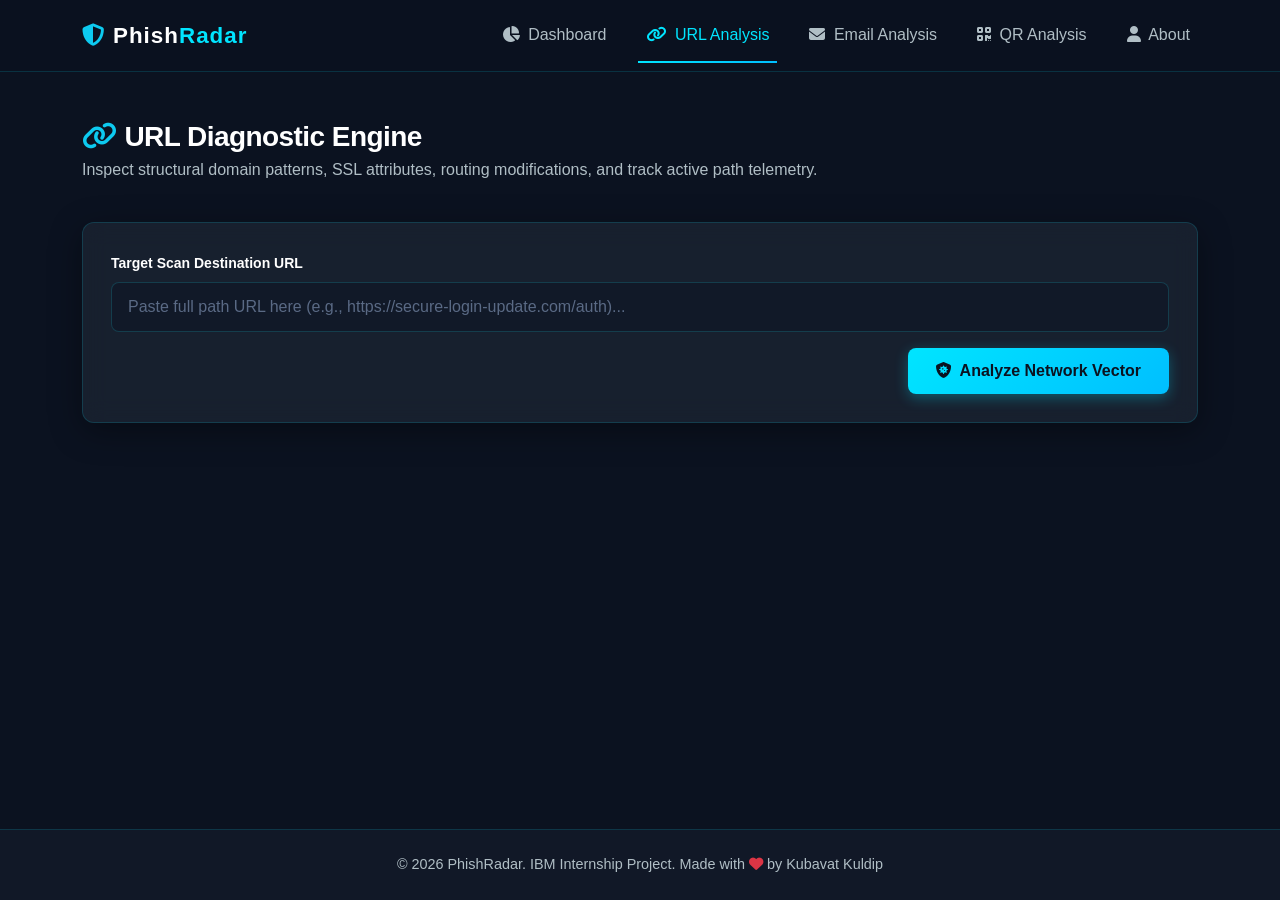
<file: static/url-analysis.html>
<!DOCTYPE html>
<html lang="en">
<head>
    <meta charset="UTF-8">
    <meta name="viewport" content="width=device-width, initial-scale=1.0">
    <title>PhishRadar- Link & URL Inspection Engine</title>
    <link href="https://cdn.jsdelivr.net/npm/bootstrap@5.3.0/dist/css/bootstrap.min.css" rel="stylesheet">
    <link href="https://cdnjs.cloudflare.com/ajax/libs/font-awesome/6.4.0/css/all.min.css" rel="stylesheet">
    <link href="css/style.css" rel="stylesheet">
</head>
<body>

    <nav class="navbar navbar-dark navbar-expand-lg navbar-cyber fixed-top">
        <div class="container-fluid container-xl">
            <a class="navbar-brand navbar-brand-cyber" href="index.html">
                <i class="fa-solid fa-shield-halved text-info me-2"></i>Phish<span>Radar</span>
            </a>
            <button class="navbar-toggler border-secondary text-white" type="button" data-bs-toggle="collapse" data-bs-target="#cyberNavbar" aria-controls="cyberNavbar" aria-expanded="false" aria-label="Toggle navigation">
                <i class="fa-solid fa-bars"></i>
            </button>
            <div class="collapse navbar-collapse" id="cyberNavbar">
                <ul class="navbar-nav ms-auto mb-2 mb-lg-0">
                    <li class="nav-item"><a class="nav-link nav-link-cyber" href="index.html"><i class="fa-solid fa-chart-pie me-1"></i> Dashboard</a></li>
                    <li class="nav-item"><a class="nav-link nav-link-cyber active" href="url-analysis.html"><i class="fa-solid fa-link me-1"></i> URL Analysis</a></li>
                    <li class="nav-item"><a class="nav-link nav-link-cyber" href="email-analysis.html"><i class="fa-solid fa-envelope me-1"></i> Email Analysis</a></li>
                    <li class="nav-item"><a class="nav-link nav-link-cyber" href="qr-analysis.html"><i class="fa-solid fa-qrcode me-1"></i> QR Analysis</a></li>
                    <li class="nav-item"><a class="nav-link nav-link-cyber" href="about.html"><i class="fa-solid fa-user me-1"></i> About</a></li>
                </ul>
            </div>
        </div>
    </nav>

    <main class="container container-xl mt-5 pt-5 flex-grow-1">
        <div class="row my-4">
            <div class="col-12">
                <h1 class="h3 fw-bold text-white mb-1"><i class="fa-solid fa-link text-info me-2"></i>URL Diagnostic Engine</h1>
                <p class="text-muted-custom">Inspect structural domain patterns, SSL attributes, routing modifications, and track active path telemetry.</p>
            </div>
        </div>

        <div class="row g-4 mb-4">
            <div class="col-12">
                <div class="cyber-card">
                    <form id="urlAnalysisForm" onsubmit="executeUrlAnalysis(event)">
                        <div class="mb-3">
                            <label for="targetUrlInput" class="form-label text-white fw-semibold small">Target Scan Destination URL</label>
                            <input type="text" id="targetUrlInput" class="form-control cyber-input" placeholder="Paste full path URL here (e.g., https://secure-login-update.com/auth)..." required>
                        </div>
                        <div class="d-flex justify-content-end">
                            <button type="submit" class="btn btn-cyber-primary" id="submitBtn">
                                <i class="fa-solid fa-shield-virus me-2"></i>Analyze Network Vector
                            </button>
                        </div>
                        <div id="urlErrorContainer"></div>
                    </form>
                </div>
            </div>
        </div>

        <div class="row d-none mb-4" id="loadingStateBlock">
            <div class="col-12 text-center py-5">
                <div class="spinner-border analysis-spinner mb-3" role="status"></div>
                <h4 class="text-info h5">Extracting Routing Tables & Core Threat Vectors...</h4>
                <p class="text-muted-custom small">Running global heuristic signatures and domain generation evaluations</p>
            </div>
        </div>

        <div class="row d-none g-4 mb-5" id="resultsSummaryBlock">
            <div class="col-12">
                <div class="cyber-card">
                    <div class="d-flex flex-wrap justify-content-between align-items-center mb-4 pb-3 border-bottom border-secondary">
                        <div>
                            <h4 class="h5 text-white mb-1 fw-bold">Live Asset Intelligence Capture</h4>
                            <p class="text-muted-custom small mb-0" id="renderedTargetUrl"></p>
                        </div>
                        <button class="btn btn-cyber-primary mt-2 mt-sm-0" onclick="routeToGlobalDashboard('url')">
                            <i class="fa-solid fa-chart-line me-2"></i>View Deep Analysis Dashboard
                        </button>
                    </div>

                    <div class="table-responsive">
                        <table class="table table-cyber align-middle">
                            <thead>
                                <tr>
                                    <th style="width: 35%;">Security Inspection Node</th>
                                    <th style="width: 25%;">Status Assessment</th>
                                    <th>Observed Operational Evidence</th>
                                </tr>
                            </thead>
                            <tbody id="urlFindingsTableContent">
                                </tbody>
                        </table>
                    </div>
                </div>
            </div>
        </div>
    </main>

    <footer>
        <div class="container container-xl text-center">
            <p class="mb-0">&copy; 2026 PhishRadar. IBM Internship Project. Made with <i class="fa-solid fa-heart text-danger"></i> by Kubavat Kuldip</p>
        </div>
    </footer>

    <script src="https://cdn.jsdelivr.net/npm/bootstrap@5.3.0/dist/js/bootstrap.bundle.min.js"></script>
    <script src="js/main.js"></script>
    <script src="js/url-analysis.js"></script>
</body>
</html>
</file>
<file: static/css/style.css>
/* ==========================================================================
   PhishRadar - Global Styles & Tokens
   ========================================================================== */

:root {
    --bg-primary: #0B1220;
    --bg-secondary: #111827;
    --bg-card: rgba(31, 41, 55, 0.65);
    --bg-card-solid: #1F2937;
    --accent-primary: #00E5FF;
    --accent-secondary: #00BFFF;
    --status-success: #00C853;
    --status-warning: #FFC107;
    --status-danger: #FF5252;
    --text-primary: #FFFFFF;
    --text-secondary: #B0BEC5;
    --border-color: rgba(0, 229, 255, 0.15);
    --border-hover: rgba(0, 229, 255, 0.4);
    --glass-blur: blur(12px);
    --transition-smooth: all 0.3s cubic-bezier(0.4, 0, 0.2, 1);
}

/* Base Configuration */
body {
    background-color: var(--bg-primary);
    color: var(--text-primary);
    font-family: 'Segoe UI', Roboto, Helvetica, Arial, sans-serif;
    min-height: 100vh;
    display: flex;
    flex-direction: column;
    overflow-x: hidden;
}

/* Typography Adjustments */
h1, h2, h3, h4, h5, h6 {
    font-weight: 600;
    letter-spacing: -0.02em;
}

.text-muted-custom {
    color: var(--text-secondary);
}

/* Glassmorphism Architecture */
.cyber-card {
    background: var(--bg-card);
    backdrop-filter: var(--glass-blur);
    -webkit-backdrop-filter: var(--glass-blur);
    border: 1px solid var(--border-color);
    border-radius: 12px;
    padding: 1.75rem;
    transition: var(--transition-smooth);
    box-shadow: 0 8px 32px 0 rgba(0, 0, 0, 0.37);
}

.cyber-card:hover {
    border-color: var(--border-hover);
    transform: translateY(-2px);
    box-shadow: 0 12px 40px 0 rgba(0, 229, 255, 0.08);
}

/* Header & Navigation */
.navbar-cyber {
    background-color: rgba(11, 18, 32, 0.85);
    backdrop-filter: var(--glass-blur);
    border-bottom: 1px solid var(--border-color);
    padding: 0.85rem 1rem;
    z-index: 1050;
}

.navbar-brand-cyber {
    font-weight: 700;
    font-size: 1.4rem;
    letter-spacing: 1px;
    color: var(--text-primary) !important;
}

.navbar-brand-cyber span {
    color: var(--accent-primary);
}

.nav-link-cyber {
    color: var(--text-secondary) !important;
    font-weight: 500;
    margin-left: 1.5rem;
    position: relative;
    transition: var(--transition-smooth);
}

.nav-link-cyber:hover, .nav-link-cyber.active {
    color: var(--accent-primary) !important;
}

.nav-link-cyber.active::after {
    content: '';
    position: absolute;
    bottom: -8px;
    left: 0;
    width: 100%;
    height: 2px;
    background: linear-gradient(90deg, var(--accent-primary), var(--accent-secondary));
}

/* Form Interactivity */
.cyber-input {
    background-color: rgba(17, 24, 39, 0.8) !important;
    border: 1px solid var(--border-color) !important;
    color: var(--text-primary) !important;
    border-radius: 8px !important;
    padding: 0.75rem 1rem;
    transition: var(--transition-smooth) !important;
}

.cyber-input:focus {
    border-color: var(--accent-primary) !important;
    box-shadow: 0 0 0 3px rgba(0, 229, 255, 0.25) !important;
    outline: none;
}

.cyber-input::placeholder {
    color: #5A6A85;
}

/* Button Foundations */
.btn-cyber-primary {
    background: linear-gradient(135deg, var(--accent-primary), var(--accent-secondary));
    color: #0B1220 !important;
    font-weight: 600;
    border: none;
    padding: 0.7rem 1.75rem;
    border-radius: 8px;
    transition: var(--transition-smooth);
    box-shadow: 0 4px 14px rgba(0, 229, 255, 0.3);
}

.btn-cyber-primary:hover {
    transform: translateY(-1px);
    box-shadow: 0 6px 20px rgba(0, 229, 255, 0.5);
    filter: brightness(1.1);
}

.btn-cyber-secondary {
    background: transparent;
    color: var(--accent-primary) !important;
    border: 1px solid var(--accent-primary);
    font-weight: 600;
    padding: 0.7rem 1.75rem;
    border-radius: 8px;
    transition: var(--transition-smooth);
}

.btn-cyber-secondary:hover {
    background: rgba(0, 229, 255, 0.08);
    border-color: var(--accent-secondary);
}

/* Analysis Layout Widgets */
.stat-value {
    font-size: 2.2rem;
    font-weight: 700;
    background: linear-gradient(135deg, #ffffff, var(--text-secondary));
    -webkit-background-clip: text;
    -webkit-text-fill-color: transparent;
}

.analysis-spinner {
    width: 3rem;
    height: 3rem;
    border-color: var(--accent-primary);
    border-right-color: transparent;
}

/* Table Enhancements */
.table-cyber {
    color: var(--text-primary) !important;
    margin-bottom: 0;
}

.table-cyber th {
    background-color: rgba(17, 24, 39, 0.5) !important;
    color: var(--text-secondary);
    font-weight: 600;
    border-bottom: 1px solid var(--border-color);
}

.table-cyber td {
    border-bottom: 1px solid rgba(255, 255, 255, 0.05);
    vertical-align: middle;
    padding: 1rem 0.75rem;
    background-color: transparent !important;
    color: var(--text-primary) !important;
}

.table-cyber tr {
    background-color: transparent !important;
}

.table-cyber tbody {
    background-color: transparent !important;
}

/* Status Badges */
.badge-safe {
    background-color: rgba(0, 200, 83, 0.15);
    color: var(--status-success);
    border: 1px solid var(--status-success);
}

.badge-suspicious {
    background-color: rgba(255, 193, 7, 0.15);
    color: var(--status-warning);
    border: 1px solid var(--status-warning);
}

.badge-danger {
    background-color: rgba(255, 82, 82, 0.15);
    color: var(--status-danger);
    border: 1px solid var(--status-danger);
}

/* Circular Dashboard Gauge */
.risk-gauge-container {
    position: relative;
    width: 200px;
    height: 200px;
    margin: 0 auto;
}

.risk-svg {
    transform: rotate(-90deg);
}

.risk-circle-bg {
    fill: none;
    stroke: rgba(255, 255, 255, 0.05);
    stroke-width: 14;
}

.risk-circle-value {
    fill: none;
    stroke-width: 14;
    stroke-linecap: round;
    transition: stroke-dashoffset 1s ease-out;
}

.risk-text-center {
    position: absolute;
    top: 50%;
    left: 50%;
    transform: translate(-50%, -50%);
    text-align: center;
}

.risk-score-num {
    font-size: 3rem;
    font-weight: 800;
}

/* Visualization Pipeline Flow styling */
.flow-node {
    position: relative;
    z-index: 2;
}

.flow-arrow-container {
    display: flex;
    align-items: center;
    justify-content: center;
    color: var(--accent-primary);
    font-size: 1.5rem;
    opacity: 0.8;
}

/* Drag & Drop Interfaces */
.drag-drop-zone {
    border: 2px dashed var(--border-color);
    background-color: rgba(17, 24, 39, 0.4);
    border-radius: 12px;
    padding: 3rem 1.5rem;
    text-align: center;
    cursor: pointer;
    transition: var(--transition-smooth);
}

.drag-drop-zone.dragover {
    border-color: var(--accent-primary);
    background-color: rgba(0, 229, 255, 0.05);
}

.cyber-alert-error {
    background-color: rgba(255, 82, 82, 0.1);
    border: 1px solid var(--status-danger);
    border-radius: 8px;
    padding: 1rem 1.25rem;
    color: var(--status-danger);
    font-size: 0.9rem;
    display: flex;
    align-items: center;
    gap: 0.75rem;
    animation: fadeIn 0.3s ease;
}

.cyber-alert-success {
    background-color: rgba(0, 200, 83, 0.1);
    border: 1px solid var(--status-success);
    border-radius: 8px;
    padding: 1rem 1.25rem;
    color: var(--status-success);
    font-size: 0.9rem;
    display: flex;
    align-items: center;
    gap: 0.75rem;
    animation: fadeIn 0.3s ease;
}

@keyframes fadeIn {
    from { opacity: 0; transform: translateY(-8px); }
    to { opacity: 1; transform: translateY(0); }
}

/* Structural Components */
footer {
    background-color: var(--bg-secondary);
    border-top: 1px solid var(--border-color);
    margin-top: auto;
    padding: 1.5rem 0;
    color: var(--text-secondary);
    font-size: 0.9rem;
}
</file>
